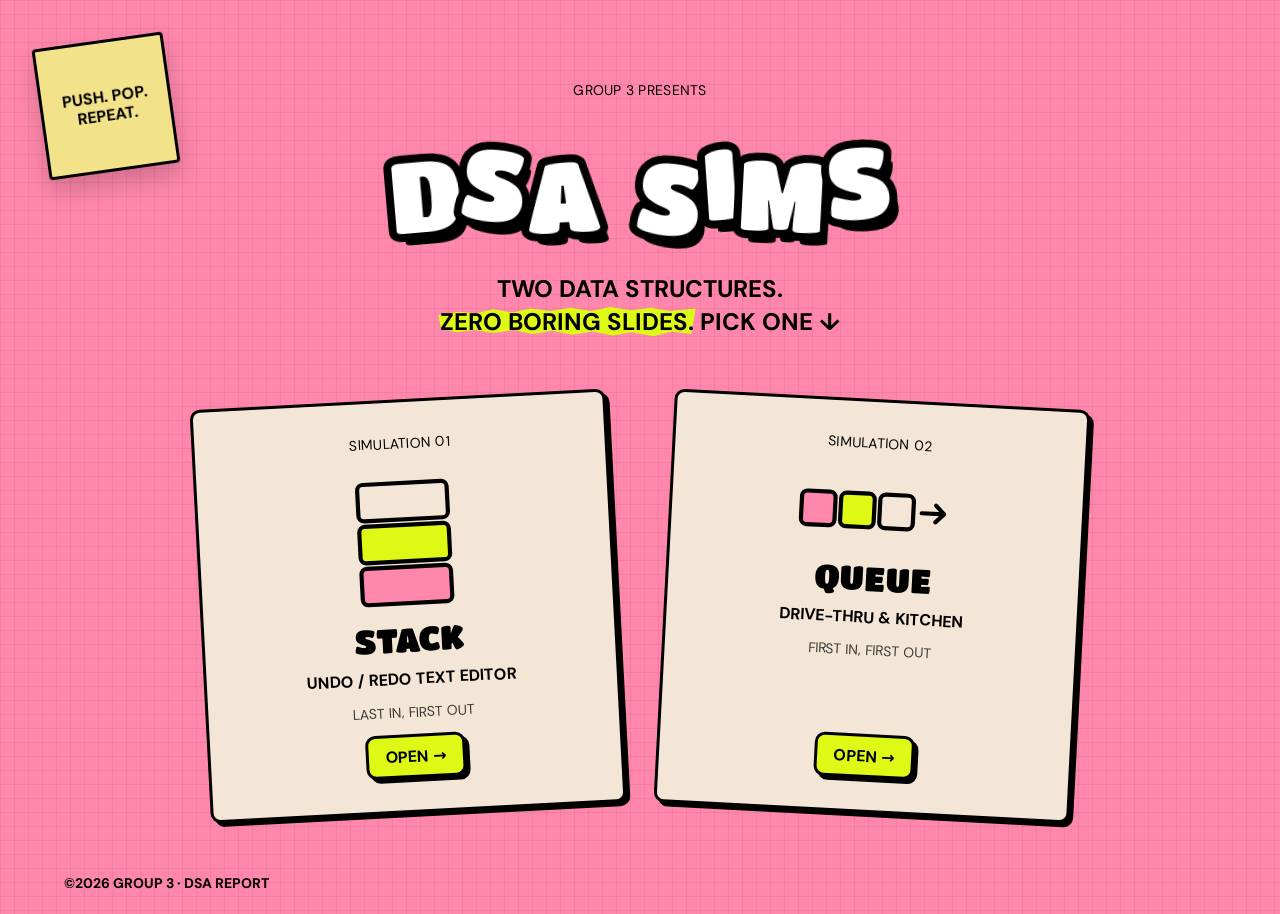
<file: index.html>
<!DOCTYPE html>
<html lang="en">
<head>
  <meta charset="utf-8">
  <meta name="viewport" content="width=device-width, initial-scale=1, viewport-fit=cover">
  <meta name="theme-color" content="#FF87AB">
  <title>Interactive Stack &amp; Queue Simulations | DSA SIMS</title>
  <meta name="description" content="Explore two interactive data structure simulations: use a stack to undo and redo text edits, then manage a FIFO queue in a drive-thru with a cooking kitchen.">
  <meta name="robots" content="index, follow">
  <link rel="canonical" href="https://dsa-reporting-g3-program-simulation.vercel.app/">
  <meta property="og:type" content="website">
  <meta property="og:title" content="Interactive Stack &amp; Queue Simulations | DSA SIMS">
  <meta property="og:description" content="Explore two interactive data structure simulations: use a stack to undo and redo text edits, then manage a FIFO queue in a drive-thru with a cooking kitchen.">
  <meta property="og:url" content="https://dsa-reporting-g3-program-simulation.vercel.app/">
  <meta name="twitter:card" content="summary">
  <meta name="twitter:title" content="Interactive Stack &amp; Queue Simulations | DSA SIMS">
  <meta name="twitter:description" content="Explore two interactive data structure simulations: use a stack to undo and redo text edits, then manage a FIFO queue in a drive-thru with a cooking kitchen.">
  <meta name="twitter:url" content="https://dsa-reporting-g3-program-simulation.vercel.app/">
  <link rel="icon" href="assets/favicon.svg" type="image/svg+xml">

  <link rel="preload" as="font" type="font/woff2" crossorigin href="assets/fonts/dm-sans-latin.woff2">
  <link rel="preload" as="font" type="font/woff2" crossorigin href="assets/fonts/titan-one-latin.woff2">

  <link rel="stylesheet" href="assets/theme.css">
  <link rel="stylesheet" href="assets/landing.css">
  <script src="assets/sw-register.js" defer></script>
</head>
<body class="page-landing pattern-squares">
  <div class="note" aria-hidden="true">
    <span>PUSH. POP.</span>
    <span>REPEAT.</span>
  </div>

  <main class="cover">
    <p class="eyebrow cover__eyebrow">GROUP 3 PRESENTS</p>

    <h1 class="cover__title" aria-label="DSA SIMS">
      <span class="wordmark">
        <span class="wordmark__l" aria-hidden="true" style="--r:-5deg;--y:.06em">D</span>
        <span class="wordmark__l" aria-hidden="true" style="--r:4deg;--y:-.05em">S</span>
        <span class="wordmark__l" aria-hidden="true" style="--r:-3deg;--y:.07em">A</span>
        <span class="wordmark__gap" aria-hidden="true"></span>
        <span class="wordmark__l" aria-hidden="true" style="--r:5deg;--y:.09em">S</span>
        <span class="wordmark__l" aria-hidden="true" style="--r:-4deg;--y:-.06em">I</span>
        <span class="wordmark__l" aria-hidden="true" style="--r:3deg;--y:.06em">M</span>
        <span class="wordmark__l" aria-hidden="true" style="--r:-6deg;--y:-.07em">S</span>
      </span>
    </h1>

    <p class="tagline cover__tagline">
      TWO DATA STRUCTURES. <span class="text-highlight">ZERO BORING SLIDES.</span> PICK ONE ↓
    </p>

    <ul class="sim-list">
      <li class="sim-list__item">
        <a class="card sim-card" href="stack/index.html" style="--tilt:-3deg">
          <p class="eyebrow sim-card__eyebrow">SIMULATION 01</p>
          <svg class="sim-card__art" viewBox="0 0 120 104" aria-hidden="true" focusable="false">
            <rect x="28" y="12" width="64" height="26" rx="4" fill="var(--cream)" stroke="var(--black)" stroke-width="3"></rect>
            <rect x="28" y="42" width="64" height="26" rx="4" fill="var(--lime)" stroke="var(--black)" stroke-width="3"></rect>
            <rect x="28" y="72" width="64" height="26" rx="4" fill="var(--pink)" stroke="var(--black)" stroke-width="3"></rect>
          </svg>
          <h2 class="h3 sim-card__title">STACK</h2>
          <p class="sim-card__sub">UNDO / REDO TEXT EDITOR</p>
          <p class="sim-card__meta">LAST IN, FIRST OUT</p>
          <span class="btn sim-card__cta">OPEN →</span>
        </a>
      </li>
      <li class="sim-list__item">
        <a class="card sim-card" href="queue/index.html" style="--tilt:3deg">
          <p class="eyebrow sim-card__eyebrow">SIMULATION 02</p>
          <svg class="sim-card__art" viewBox="0 0 120 60" aria-hidden="true" focusable="false">
            <rect x="6" y="20" width="24" height="24" rx="4" fill="var(--pink)" stroke="var(--black)" stroke-width="3"></rect>
            <rect x="34" y="20" width="24" height="24" rx="4" fill="var(--lime)" stroke="var(--black)" stroke-width="3"></rect>
            <rect x="62" y="20" width="24" height="24" rx="4" fill="var(--cream)" stroke="var(--black)" stroke-width="3"></rect>
            <path d="M92 32h16m-6-6 6 6-6 6" fill="none" stroke="var(--black)" stroke-width="3" stroke-linecap="round" stroke-linejoin="round"></path>
          </svg>
          <h2 class="h3 sim-card__title">QUEUE</h2>
          <p class="sim-card__sub">DRIVE-THRU &amp; KITCHEN</p>
          <p class="sim-card__meta">FIRST IN, FIRST OUT</p>
          <span class="btn sim-card__cta">OPEN →</span>
        </a>
      </li>
    </ul>
  </main>

  <footer class="site-footer">
    <p class="site-footer__copy">©2026 GROUP 3 · DSA REPORT</p>
    <span id="offline-pill" class="offline-pill">✓ OFFLINE READY</span>
  </footer>
</body>
</html>
</file>
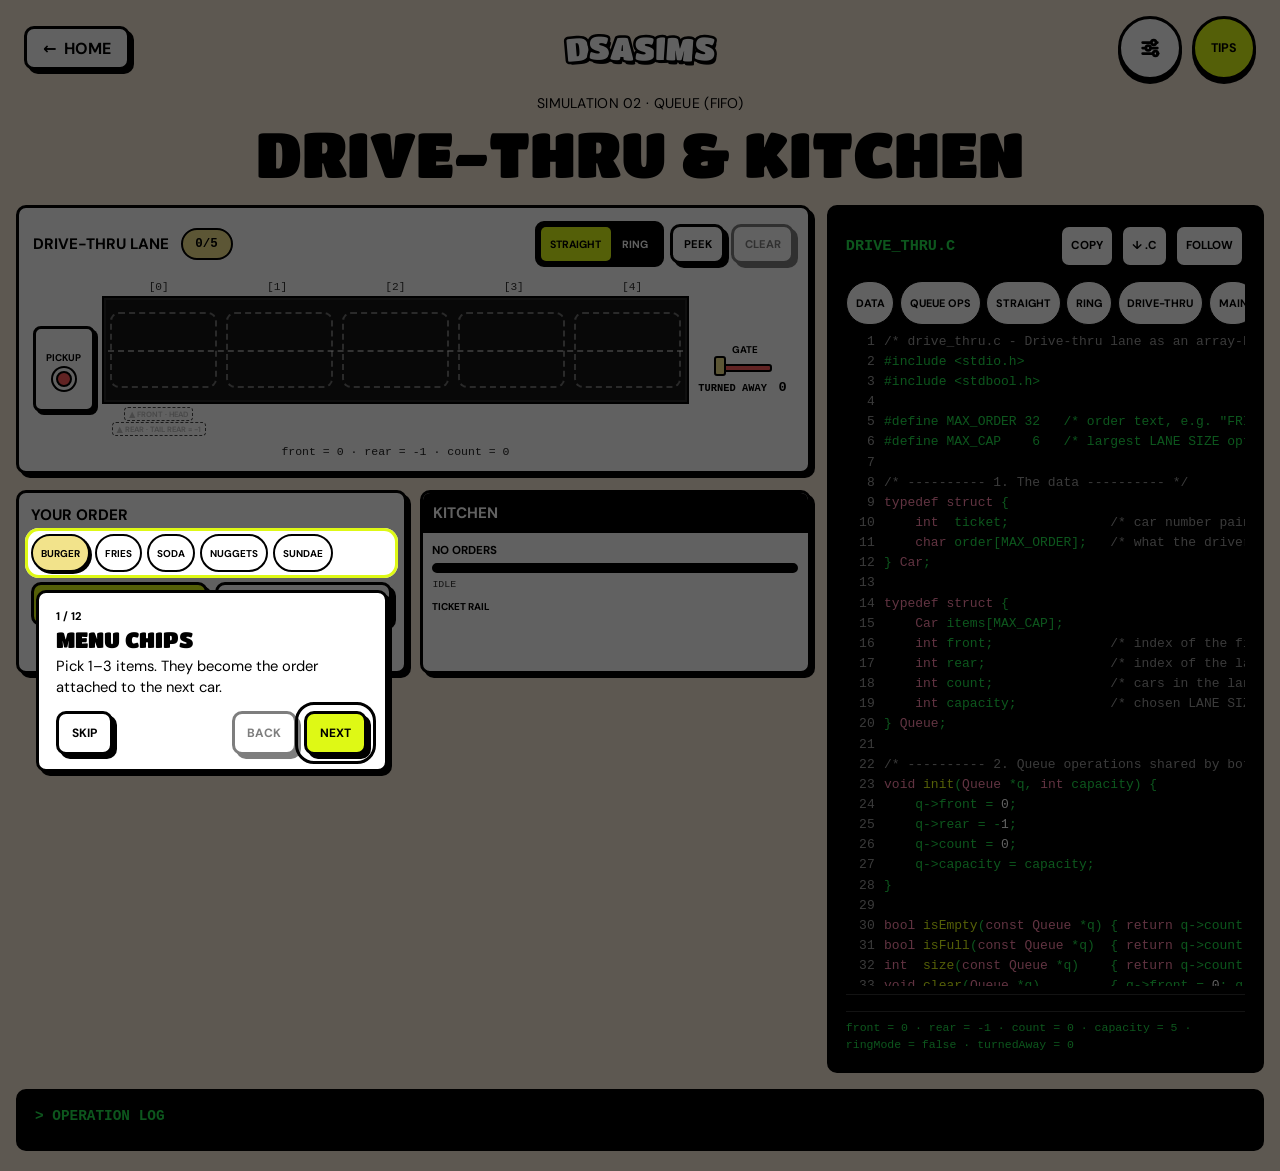
<file: queue/index.html>
<!doctype html>
<html lang="en">
  <head>
    <meta charset="utf-8">
    <meta name="viewport" content="width=device-width, initial-scale=1, viewport-fit=cover, interactive-widget=resizes-content">
    <title>Queue FIFO Drive-Thru &amp; Kitchen Simulation | DSA SIMS</title>
    <meta name="description" content="Run a FIFO drive-thru queue: add cars, cook orders, serve the front, and compare straight and ring lanes with live C code traces.">
    <meta name="robots" content="index, follow">
    <link rel="canonical" href="https://dsa-reporting-g3-program-simulation.vercel.app/queue/">
    <meta property="og:type" content="website">
    <meta property="og:title" content="Queue FIFO Drive-Thru &amp; Kitchen Simulation | DSA SIMS">
    <meta property="og:description" content="Run a FIFO drive-thru queue: add cars, cook orders, serve the front, and compare straight and ring lanes with live C code traces.">
    <meta property="og:url" content="https://dsa-reporting-g3-program-simulation.vercel.app/queue/">
    <meta name="twitter:card" content="summary">
    <meta name="twitter:title" content="Queue FIFO Drive-Thru &amp; Kitchen Simulation | DSA SIMS">
    <meta name="twitter:description" content="Run a FIFO drive-thru queue: add cars, cook orders, serve the front, and compare straight and ring lanes with live C code traces.">
    <meta name="twitter:url" content="https://dsa-reporting-g3-program-simulation.vercel.app/queue/">
    <meta name="theme-color" content="#F3E6D6">
    <link rel="icon" href="../assets/favicon.svg" type="image/svg+xml">
    <link rel="preload" href="../assets/fonts/dm-sans-latin.woff2" as="font" type="font/woff2" crossorigin>
    <link rel="preload" href="../assets/fonts/titan-one-latin.woff2" as="font" type="font/woff2" crossorigin>
    <link rel="stylesheet" href="../assets/theme.css">
    <link rel="stylesheet" href="../assets/sim.css">
    <link rel="stylesheet" href="style.css">
    <script defer src="../assets/sw-register.js"></script>
    <script defer src="queue.js"></script>
    <script defer src="drive-thru.js"></script>
    <script defer src="c-source.js"></script>
    <script defer src="../assets/code-panel.js"></script>
    <script defer src="../assets/tour.js"></script>
    <script defer src="app.js"></script>
  </head>
  <body class="page-queue">
    <header class="site-header">
      <a class="btn btn--white site-header__home" href="../index.html" aria-label="Home">← <span class="site-header__home-text">HOME</span></a>
      <a class="wordmark wordmark--small site-header__wordmark" href="../index.html" aria-label="DSA SIMS home"><span class="wordmark__l" style="--r:-5deg;--y:.02em">D</span><span class="wordmark__l" style="--r:-2deg;--y:-.01em">S</span><span class="wordmark__l" style="--r:2deg;--y:.02em">A</span><span class="wordmark__l wordmark__gap" style="--r:0deg"> </span><span class="wordmark__l" style="--r:-3deg;--y:.02em">S</span><span class="wordmark__l" style="--r:1deg;--y:-.01em">I</span><span class="wordmark__l" style="--r:4deg;--y:.02em">M</span><span class="wordmark__l" style="--r:2deg">S</span></a>
      <div class="site-header__actions">
        <details id="settings" class="settings">
          <summary class="btn btn-round settings__toggle" title="Settings">
            <svg viewBox="0 0 24 24" width="22" height="22" fill="none" stroke="currentColor" stroke-width="3" stroke-linecap="round" aria-hidden="true"><path d="M4 6h9M19 6h1M4 12h3M13 12h7M4 18h11M21 18h-1"/><circle cx="16" cy="6" r="2.5"/><circle cx="10" cy="12" r="2.5"/><circle cx="18" cy="18" r="2.5"/></svg>
            <span class="visually-hidden">SETTINGS</span>
          </summary>
          <div class="settings__body queue-settings">
            <label class="settings__capacity" for="lane-size">LANE SIZE
              <select id="lane-size">
                <option value="3">3</option><option value="4">4</option><option value="5" selected>5</option><option value="6">6</option>
              </select>
            </label>
            <fieldset class="pills">
              <legend>COOK TIME</legend>
              <label><input type="radio" name="cook-time" value="0"><span>OFF</span></label>
              <label><input type="radio" name="cook-time" value="1500" checked><span>1.5 S</span></label>
              <label><input type="radio" name="cook-time" value="3000"><span>3 S</span></label>
            </fieldset>
            <fieldset class="pills">
              <legend>CALLOUTS</legend>
              <label><input type="radio" name="callouts" value="on" checked><span>ON</span></label>
              <label><input type="radio" name="callouts" value="off"><span>OFF</span></label>
            </fieldset>
          </div>
        </details>
        <button id="tour-start" type="button" class="btn btn-round" aria-haspopup="dialog" title="Show me around">TIPS</button>
      </div>
      <p class="eyebrow site-header__eyebrow">SIMULATION 02 · QUEUE (FIFO)</p>
      <h1 class="h2 site-header__title">DRIVE-THRU &amp; KITCHEN</h1>
    </header>

    <main class="queue-layout">
      <section class="queue-stage" aria-label="Drive-thru simulation">
        <section id="lane-panel" class="lane-panel" aria-label="Drive-thru lane">
          <header class="lane-panel__header">
            <div class="lane-heading"><h2>DRIVE-THRU LANE</h2><span id="lane-size-readout" class="lane-size">0/5</span></div>
            <div class="lane-controls">
              <div class="lane-toggle" role="group" aria-label="Lane mode">
                <button id="mode-straight" type="button" aria-pressed="true">STRAIGHT</button>
                <button id="mode-ring" type="button" aria-pressed="false">RING</button>
              </div>
              <button id="btn-peek" type="button" class="btn btn--white">PEEK</button>
              <button id="btn-clear" type="button" class="btn btn--white">CLEAR</button>
            </div>
          </header>
          <span id="full-stamp" class="stamp full-stamp" hidden>FULL</span>
          <div class="lane-scene">
            <div class="pickup-booth" aria-label="Pickup window">
              <span class="booth-window">PICKUP</span>
              <span id="pickup-light" class="pickup-light" aria-label="Kitchen status: idle"></span>
            </div>
            <div id="straight-lane" class="straight-lane">
              <div id="straight-indices" class="straight-indices" aria-hidden="true"></div>
              <div class="asphalt straight-asphalt"><div class="lane-dashes" aria-hidden="true"></div><div id="straight-track" class="straight-track" role="group" aria-label="Straight lane slots"></div></div>
              <div id="straight-pointers" class="straight-pointers" aria-hidden="true"></div>
              <p id="straight-watch" class="lane-watch"></p>
            </div>
            <div id="ring-lane" class="ring-lane" hidden>
              <div class="asphalt ring-asphalt"><div id="ring-track" class="ring-track" role="group" aria-label="Circular lane slots"></div>
                <div class="ring-center"><span id="ring-watch"></span><span id="ring-formula" class="ring-formula" hidden></span></div>
              </div>
            </div>
            <div class="entry-gate" aria-label="Entry gate">
              <span class="gate-sign">GATE</span><span class="gate-arm" aria-hidden="true"></span>
              <span id="turned-away" class="turned-away">TURNED AWAY <b>0</b></span>
            </div>
          </div>
          <div id="lane-status" class="lane-status" aria-live="polite"></div>
          <div id="overflow-stamp" class="stamp event-stamp" hidden>QUEUE OVERFLOW</div>
          <div id="no-cutting" class="stamp event-stamp no-cutting" hidden>NO CUTTING</div>
          <span id="wrap-badge" class="wrap-badge" hidden>WRAP</span>
        </section>

        <div class="queue-lower">
          <section class="order-panel" aria-label="Order and controls">
            <h2>YOUR ORDER</h2>
            <div id="menu-chips" class="menu-chips" role="group" aria-label="Choose up to three menu items">
              <button type="button" class="menu-chip" data-order="BURGER" aria-pressed="true">BURGER</button>
              <button type="button" class="menu-chip" data-order="FRIES" aria-pressed="false">FRIES</button>
              <button type="button" class="menu-chip" data-order="SODA" aria-pressed="false">SODA</button>
              <button type="button" class="menu-chip" data-order="NUGGETS" aria-pressed="false">NUGGETS</button>
              <button type="button" class="menu-chip" data-order="SUNDAE" aria-pressed="false">SUNDAE</button>
            </div>
            <div class="order-actions">
              <button id="btn-arrive" type="button" class="btn">ARRIVE</button>
              <button id="btn-serve" type="button" class="btn btn--white">SERVE</button>
              <button id="btn-peek-mobile" type="button" class="btn btn--white mobile-peek">PEEK</button>
            </div>
          </section>

          <section id="kitchen" class="kitchen" aria-label="Kitchen" aria-live="polite">
            <header class="kitchen__header"><h2>KITCHEN</h2><span id="kitchen-state" class="ready-pill" hidden>READY ✓</span></header>
            <div class="kitchen__body">
              <div class="cook-card">
                <p id="now-cooking" class="now-cooking">NO ORDERS</p>
                <div class="cook-progress" aria-hidden="true"><span id="cook-progress-fill"></span></div>
                <p id="cook-status" class="cook-status">IDLE</p>
              </div>
              <div class="ticket-section"><h3>TICKET RAIL</h3><ol id="ticket-rail" class="ticket-rail" aria-label="Orders front to rear"></ol></div>
            </div>
          </section>
        </div>
        <div id="bubble" class="bubble queue-toast" role="status" aria-live="polite" hidden><p class="bubble__text"></p></div>
      </section>

      <section class="queue-panels" data-tab="code">
        <div class="tabs" role="tablist" aria-label="Code and log">
          <button id="tab-code" type="button" role="tab" aria-selected="true" aria-controls="code-panel">C CODE</button>
          <button id="tab-log" type="button" role="tab" aria-selected="false" aria-controls="log-panel">LOG</button>
        </div>
        <section id="code-panel" class="code-panel terminal" role="tabpanel" aria-labelledby="tab-code"></section>
        <section id="log-panel" class="log-panel terminal" role="tabpanel" aria-labelledby="tab-log">
          <h2 class="log-panel__title">&gt; OPERATION LOG</h2>
          <ol id="log" class="log"></ol>
        </section>
      </section>
    </main>

    <div class="mobile-action-spacer" aria-hidden="true"></div>
  </body>
</html>
</file>
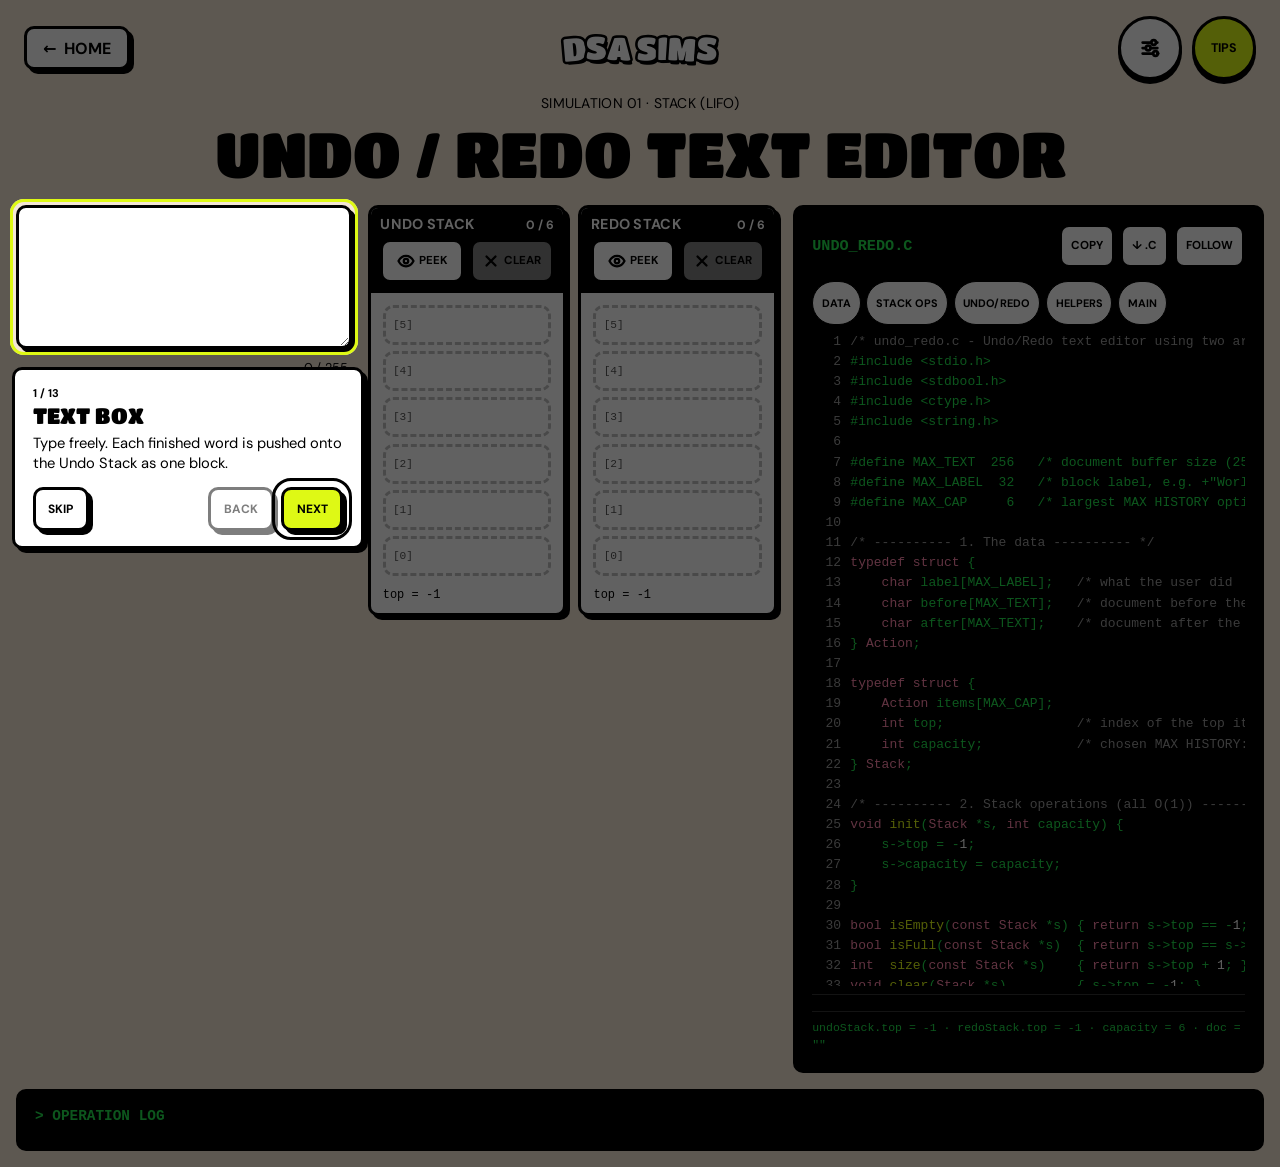
<file: stack/index.html>
<!doctype html>
<html lang="en">
  <head>
    <meta charset="utf-8">
    <meta name="viewport" content="width=device-width, initial-scale=1, viewport-fit=cover, interactive-widget=resizes-content">
    <title>Stack Undo/Redo Text Editor Simulation | DSA SIMS</title>
    <meta name="description" content="Try a stack-based text editor: type, undo, and redo changes to see last-in, first-out operations and their C code trace in action.">
    <meta name="robots" content="index, follow">
    <link rel="canonical" href="https://dsa-reporting-g3-program-simulation.vercel.app/stack/">
    <meta property="og:type" content="website">
    <meta property="og:title" content="Stack Undo/Redo Text Editor Simulation | DSA SIMS">
    <meta property="og:description" content="Try a stack-based text editor: type, undo, and redo changes to see last-in, first-out operations and their C code trace in action.">
    <meta property="og:url" content="https://dsa-reporting-g3-program-simulation.vercel.app/stack/">
    <meta name="twitter:card" content="summary">
    <meta name="twitter:title" content="Stack Undo/Redo Text Editor Simulation | DSA SIMS">
    <meta name="twitter:description" content="Try a stack-based text editor: type, undo, and redo changes to see last-in, first-out operations and their C code trace in action.">
    <meta name="twitter:url" content="https://dsa-reporting-g3-program-simulation.vercel.app/stack/">
    <meta name="theme-color" content="#F3E6D6">
    <link rel="icon" href="../assets/favicon.svg" type="image/svg+xml">
    <link rel="preload" href="../assets/fonts/dm-sans-latin.woff2" as="font" type="font/woff2" crossorigin>
    <link rel="preload" href="../assets/fonts/titan-one-latin.woff2" as="font" type="font/woff2" crossorigin>
    <link rel="stylesheet" href="../assets/theme.css">
    <link rel="stylesheet" href="../assets/sim.css">
    <link rel="stylesheet" href="style.css">
    <script defer src="../assets/sw-register.js"></script>
    <script defer src="c-source.js"></script>
    <script defer src="stack.js"></script>
    <script defer src="history.js"></script>
    <script defer src="../assets/code-panel.js"></script>
    <script defer src="../assets/tour.js"></script>
    <script defer src="editor.js"></script>
  </head>
  <body class="page-stack">
    <header class="site-header">
      <a id="home-link" class="btn btn--white site-header__home" href="../index.html" aria-label="Home">← <span class="site-header__home-text">HOME</span></a>
      <a class="wordmark wordmark--small site-header__wordmark" href="../index.html" aria-label="DSA SIMS home"><span class="wordmark__l" style="--r:-5deg;--y:.02em">D</span><span class="wordmark__l" style="--r:-2deg;--y:-.01em">S</span><span class="wordmark__l" style="--r:2deg;--y:.02em">A</span><span class="wordmark__l wordmark__gap" style="--r:0deg"> </span><span class="wordmark__l" style="--r:-3deg;--y:.02em">S</span><span class="wordmark__l" style="--r:1deg;--y:-.01em">I</span><span class="wordmark__l" style="--r:4deg;--y:.02em">M</span><span class="wordmark__l" style="--r:2deg">S</span></a>
      <div class="site-header__actions">
        <details id="settings" class="settings">
          <summary class="btn btn-round settings__toggle" title="Settings">
            <svg viewBox="0 0 24 24" width="22" height="22" fill="none" stroke="currentColor" stroke-width="3" stroke-linecap="round" aria-hidden="true"><path d="M4 6h9M19 6h1M4 12h3M13 12h7M4 18h11M21 18h-1"/><circle cx="16" cy="6" r="2.5"/><circle cx="10" cy="12" r="2.5"/><circle cx="18" cy="18" r="2.5"/></svg>
            <span class="visually-hidden">SETTINGS</span>
          </summary>
          <div class="settings__body">
            <fieldset class="pills">
              <legend>GRANULARITY</legend>
              <label><input type="radio" name="granularity" value="word" checked><span>WORD</span></label>
              <label><input type="radio" name="granularity" value="keystroke"><span>KEYSTROKE</span></label>
            </fieldset>
            <fieldset class="pills">
              <legend>CALLOUTS</legend>
              <label><input type="radio" name="callouts" value="on" checked><span>ON</span></label>
              <label><input type="radio" name="callouts" value="off"><span>OFF</span></label>
            </fieldset>
            <label class="settings__capacity" for="max-history">MAX HISTORY
              <select id="max-history">
                <option>3</option>
                <option>4</option>
                <option>5</option>
                <option selected>6</option>
              </select>
            </label>
          </div>
        </details>
        <button id="tour-start" type="button" class="btn btn-round" aria-haspopup="dialog" title="Show me around">TIPS</button>
      </div>
      <p class="eyebrow site-header__eyebrow">SIMULATION 01 · STACK (LIFO)</p>
      <h1 class="h2 site-header__title">UNDO / REDO TEXT EDITOR</h1>
    </header>

    <main class="sim">
      <section class="sim__editor" aria-label="Text editor controls">
        <label class="visually-hidden" for="editor">Document</label>
        <textarea id="editor" maxlength="255" spellcheck="false" autocomplete="off" aria-label="Document"></textarea>
        <p id="doc-count" class="eyebrow">0 / 255</p>

        <div id="controls" class="controls">
          <input id="word-input" type="text" maxlength="255" placeholder="word..." autocomplete="off" enterkeyhint="done" aria-label="Word to type">
          <button id="btn-type" type="button" class="btn">
            <svg viewBox="0 0 24 24" width="18" height="18" fill="none" stroke="currentColor" stroke-width="3" stroke-linecap="round" stroke-linejoin="round" aria-hidden="true"><path d="M5 12h14M13 5l7 7-7 7"/></svg>TYPE
          </button>
          <button id="btn-delete" type="button" class="btn btn--white">
            <svg viewBox="0 0 24 24" width="18" height="18" fill="none" stroke="currentColor" stroke-width="3" stroke-linecap="round" stroke-linejoin="round" aria-hidden="true"><path d="M4 7h16M10 11v6m4-6v6M6 7l1 13h10l1-13M9 7V4h6v3"/></svg>DELETE
          </button>
          <button id="btn-undo" type="button" class="btn btn--white">
            <svg viewBox="0 0 24 24" width="18" height="18" fill="none" stroke="currentColor" stroke-width="3" stroke-linecap="round" stroke-linejoin="round" aria-hidden="true"><path d="M9 14 4 9l5-5M5 9h8a7 7 0 0 1 0 14h-2"/></svg>UNDO
          </button>
          <button id="btn-redo" type="button" class="btn btn--white">
            <svg viewBox="0 0 24 24" width="18" height="18" fill="none" stroke="currentColor" stroke-width="3" stroke-linecap="round" stroke-linejoin="round" aria-hidden="true"><path d="m15 14 5-5-5-5m4 5h-8a7 7 0 0 0 0 14h2"/></svg>REDO
          </button>
        </div>
        <div id="bubble" class="bubble" role="status" aria-live="polite" hidden><p class="bubble__text"></p></div>
      </section>

      <section class="sim__stacks" aria-label="Undo and redo stacks">
        <div id="banner" class="banner" role="status" hidden></div>
        <section id="undo-stack" class="stack stack--undo" data-stack="undo" data-cap="6" aria-label="Undo stack">
          <header class="stack__header">
            <h2 class="stack__title">UNDO STACK</h2>
            <span class="stack__size">0 / 6</span>
            <div class="stack__actions">
              <button type="button" class="btn btn--white btn-peek" data-stack="undo">
                <svg viewBox="0 0 24 24" width="18" height="18" fill="none" stroke="currentColor" stroke-width="3" stroke-linecap="round" stroke-linejoin="round" aria-hidden="true"><path d="M2 12s3.5-7 10-7 10 7 10 7-3.5 7-10 7S2 12 2 12Z"/><circle cx="12" cy="12" r="3"/></svg>PEEK
              </button>
              <button type="button" class="btn btn--white btn-clear" data-stack="undo" title="Clear the undo stack">
                <svg viewBox="0 0 24 24" width="18" height="18" fill="none" stroke="currentColor" stroke-width="3" stroke-linecap="round" aria-hidden="true"><path d="M6 6l12 12M18 6 6 18"/></svg>CLEAR
              </button>
            </div>
          </header>
          <span class="stamp stack__stamp" hidden>FULL</span>
          <ol class="stack__well" aria-live="polite"></ol>
          <p class="stack__top">top = -1</p>
        </section>
        <section id="redo-stack" class="stack stack--redo" data-stack="redo" data-cap="6" aria-label="Redo stack">
          <header class="stack__header">
            <h2 class="stack__title">REDO STACK</h2>
            <span class="stack__size">0 / 6</span>
            <div class="stack__actions">
              <button type="button" class="btn btn--white btn-peek" data-stack="redo">
                <svg viewBox="0 0 24 24" width="18" height="18" fill="none" stroke="currentColor" stroke-width="3" stroke-linecap="round" stroke-linejoin="round" aria-hidden="true"><path d="M2 12s3.5-7 10-7 10 7 10 7-3.5 7-10 7S2 12 2 12Z"/><circle cx="12" cy="12" r="3"/></svg>PEEK
              </button>
              <button type="button" class="btn btn--white btn-clear" data-stack="redo" title="Clear the redo stack">
                <svg viewBox="0 0 24 24" width="18" height="18" fill="none" stroke="currentColor" stroke-width="3" stroke-linecap="round" aria-hidden="true"><path d="M6 6l12 12M18 6 6 18"/></svg>CLEAR
              </button>
            </div>
          </header>
          <span class="stamp stack__stamp" hidden>FULL</span>
          <ol class="stack__well" aria-live="polite"></ol>
          <p class="stack__top">top = -1</p>
        </section>
      </section>

      <section class="sim__panels" data-tab="code">
        <div class="tabs" role="tablist" aria-label="Code and log">
          <button id="tab-code" type="button" role="tab" aria-selected="true" aria-controls="code-panel">C CODE</button>
          <button id="tab-log" type="button" role="tab" aria-selected="false" aria-controls="log-panel">LOG</button>
        </div>
        <section id="code-panel" class="code-panel terminal" role="tabpanel" aria-labelledby="tab-code"></section>
        <section id="log-panel" class="log-panel terminal" role="tabpanel" aria-labelledby="tab-log">
          <h2 class="log-panel__title">&gt; OPERATION LOG</h2>
          <ol id="log" class="log"></ol>
        </section>
      </section>
    </main>
  </body>
</html>
</file>
<file: assets/theme.css>
/* Self-hosted typefaces and metric-matched local fallbacks. */
@font-face {
  font-family: "DM Sans";
  src: url("fonts/dm-sans-latin.woff2") format("woff2");
  font-style: normal;
  font-weight: 400 800;
  font-display: swap;
}

@font-face {
  font-family: "Titan One";
  src: url("fonts/titan-one-latin.woff2") format("woff2");
  font-style: normal;
  font-weight: 400;
  font-display: swap;
}

@font-face {
  font-family: "DM Sans Fallback";
  src: local("Arial");
  size-adjust: 104.5%;
  ascent-override: 94.9%;
  descent-override: 29.7%;
  line-gap-override: 0%;
}

@font-face {
  font-family: "Titan One Fallback";
  src: local("Arial Black"), local("Arial");
  size-adjust: 100%;
}

/* Shared color, shape, shadow, easing, and type tokens. */
:root {
  --pink: #FF87AB;
  --cream: #F3E6D6;
  --lime: #DEF915;
  --black: #000;
  --white: #fff;
  --term-green: #22E34D;
  --red: #FF5C5C;
  --note: #F2E38B;
  --gray-com: #9A9A9A;

  --border: 3px solid #000;
  --radius: 10px;
  --radius-bubble: 1.25rem;
  --shadow: 4px 4px 0 #000;
  --shadow-hover: 2px 2px 0 #000;
  --ease-out: cubic-bezier(.16, 1, .3, 1);
  --ease-expo: cubic-bezier(.19, 1, .22, 1);

  --font-body: "DM Sans", "DM Sans Fallback", system-ui, sans-serif;
  --font-display: "Titan One", "Titan One Fallback", sans-serif;
  --font-mono: ui-monospace, "Cascadia Mono", Consolas, "Courier New", monospace;
}

/* Shared document defaults and visible keyboard focus. */
*,
*::before,
*::after {
  box-sizing: border-box;
}

body {
  margin: 0;
  color: var(--black);
  font-family: var(--font-body);
  font-size: 1rem;
  text-transform: uppercase;
}

p {
  line-height: 1.4;
}

::selection {
  background: #000;
  color: #fff;
}

:focus-visible {
  outline: 3px solid #000;
  outline-offset: 6px;
}

textarea,
input,
select,
code,
pre,
kbd {
  text-transform: none;
}

textarea,
input {
  font-size: max(16px, 1rem);
}

/* Display headings and compact eyebrow labels. */
.h1,
h1 {
  font-size: clamp(3.5rem, 2.6rem + 4.5vw, 8rem);
}

.h2,
h2 {
  font-size: clamp(2rem, 1.35rem + 3.25vw, 5.25rem);
}

.h3,
h3 {
  font-size: clamp(1.5rem, 1.3rem + 1vw, 2.5rem);
}

.h1,
.h2,
.h3,
h1,
h2,
h3 {
  margin: 0;
  font-family: var(--font-display);
  font-weight: 400;
  line-height: .98;
  text-transform: uppercase;
}

.eyebrow {
  font-size: .875rem;
  letter-spacing: .02em;
  text-transform: uppercase;
}

/* Sticker-like buttons with clear hover, press, and disabled states. */
.btn {
  display: inline-flex;
  min-width: 44px;
  min-height: 44px;
  align-items: center;
  justify-content: center;
  gap: .5rem;
  padding: .5rem 1rem;
  border: var(--border);
  border-radius: var(--radius);
  background: var(--lime);
  box-shadow: var(--shadow);
  color: var(--black);
  font-family: var(--font-body);
  font-weight: 700;
  text-align: center;
  text-decoration: none;
  text-transform: uppercase;
  cursor: pointer;
  transition: transform .1s ease-out, box-shadow .1s ease-out;
}

.btn:hover:not(:disabled):not([aria-disabled="true"]) {
  transform: translate(2px, 2px);
  box-shadow: var(--shadow-hover);
}

.btn:active:not(:disabled):not([aria-disabled="true"]) {
  transform: translate(4px, 4px);
  box-shadow: none;
}

.btn:disabled,
.btn[aria-disabled="true"] {
  transform: none;
  opacity: .5;
  cursor: not-allowed;
}

.btn--white {
  background: var(--white);
}

.btn-round {
  width: 4rem;
  height: 4rem;
  padding: 0;
  border-radius: 50%;
  box-shadow: 0 4px 0 #000;
}

.btn-round:hover:not(:disabled):not([aria-disabled="true"]) {
  transform: translateY(2px);
  box-shadow: 0 2px 0 #000;
}

.btn-round:active:not(:disabled):not([aria-disabled="true"]) {
  transform: translateY(4px);
  box-shadow: none;
}

.btn-round[aria-pressed="false"] {
  background: var(--white);
}

/* Cream sticker card with an optional playful tilt. */
.card {
  padding: 2rem;
  border: var(--border);
  border-radius: var(--radius);
  background: var(--cream);
  box-shadow: var(--shadow);
  transform: rotate(var(--tilt, 0deg));
}

/* Speech bubble with a separately outlined triangular tail. */
.bubble {
  position: relative;
  padding: 1rem 2rem;
  border: var(--border);
  border-radius: var(--radius-bubble);
  background: var(--white);
  line-height: 1.4;
}

.bubble::before,
.bubble::after {
  position: absolute;
  left: 1.5rem;
  width: 0;
  height: 0;
  content: "";
}

.bubble::before {
  bottom: -1.25rem;
  border-top: 1.1rem solid #000;
  border-right: 1.1rem solid transparent;
}

.bubble::after {
  bottom: -.91rem;
  left: calc(1.5rem + 3px);
  border-top: calc(1.1rem - 3px) solid #fff;
  border-right: calc(1.1rem - 3px) solid transparent;
}

.bubble--tail-top::before {
  top: -1.25rem;
  bottom: auto;
  border-top: 0;
  border-right: 1.1rem solid transparent;
  border-bottom: 1.1rem solid #000;
}

.bubble--tail-top::after {
  top: -.91rem;
  bottom: auto;
  border-top: 0;
  border-right: calc(1.1rem - 3px) solid transparent;
  border-bottom: calc(1.1rem - 3px) solid #fff;
}

/* Lime brush swipe revealed by toggling .is-revealed. */
.text-highlight {
  position: relative;
  z-index: 0;
  display: inline-block;
}

.text-highlight::after {
  position: absolute;
  z-index: -1;
  inset: -.1em -.2em;
  background: url("data:image/svg+xml,%3Csvg xmlns='http://www.w3.org/2000/svg' viewBox='0 0 300 48' preserveAspectRatio='none'%3E%3Cpath fill='%23DEF915' d='M4 15 28 11 47 13 66 8 88 12 109 7 131 10 154 6 177 10 199 5 222 9 245 6 267 10 296 7 291 39 269 36 248 42 224 37 202 41 179 36 156 40 133 35 111 39 89 34 67 38 45 34 25 37 7 32Z'/%3E%3C/svg%3E") center / 100% 100% no-repeat;
  clip-path: inset(0 100% 0 0);
  content: "";
}

.text-highlight.is-revealed::after {
  clip-path: inset(0 0 0 0);
  transition: clip-path .6s var(--ease-out);
}

/* Red, tilted classification sticker. */
.stamp {
  padding: .2em .5em;
  border: 3px solid var(--red);
  border-radius: 8px;
  color: var(--red);
  font-family: var(--font-display);
  text-transform: uppercase;
  opacity: .9;
  pointer-events: none;
  transform: rotate(-8deg);
}

/* Shared terminal treatment and error color. */
.terminal {
  padding: 1rem;
  border: var(--border);
  border-radius: var(--radius);
  background: #000;
  color: var(--term-green);
  font-family: var(--font-mono);
  font-size: .875rem;
  line-height: 1.45;
  text-transform: none;
}

.terminal :focus-visible {
  outline-color: var(--lime);
}

.terminal .is-error {
  color: var(--red);
}

/* Outlined wordmark with a hard black extrusion. */
.wordmark {
  display: inline-flex;
  color: #fff;
  font-family: var(--font-display);
  font-size: clamp(3.5rem, 2.6rem + 4.5vw, 8rem);
  font-weight: 400;
  line-height: 1;
  text-decoration: none;
  text-transform: uppercase;
}

.wordmark,
.wordmark__l {
  -webkit-text-stroke: .16em #000;
  paint-order: stroke fill;
  text-shadow: .04em .06em 0 #000, .08em .12em 0 #000;
}

.wordmark__l {
  display: inline-block;
  transform: rotate(var(--r, 0deg)) translateY(var(--y, 0));
}

.wordmark--small {
  font-size: 2rem;
}

@supports not (paint-order: stroke) {
  .wordmark,
  .wordmark__l {
    text-shadow:
      -.16em -.16em 0 #000,
      0 -.16em 0 #000,
      .16em -.16em 0 #000,
      .16em 0 0 #000,
      .16em .16em 0 #000,
      0 .16em 0 #000,
      -.16em .16em 0 #000,
      -.16em 0 0 #000,
      .04em .06em 0 #000,
      .08em .12em 0 #000;
  }
}

/* Reusable accessibility and decorative background utilities. */
.visually-hidden {
  position: absolute !important;
  width: 1px;
  height: 1px;
  padding: 0;
  overflow: hidden;
  clip: rect(0, 0, 0, 0);
  white-space: nowrap;
  border: 0;
}

.pattern-squares {
  background-image:
    linear-gradient(90deg, rgb(0 0 0 / 6%) 1px, transparent 1px),
    linear-gradient(rgb(0 0 0 / 6%) 1px, transparent 1px);
  background-size: 14px 14px;
}

/* Compact body type on narrow viewports. */
@media (max-width: 767px) {
  body {
    font-size: .875rem;
  }
}

/* Respect reduced-motion preferences throughout shared components. */
@media (prefers-reduced-motion: reduce) {
  *,
  *::before,
  *::after {
    transition-duration: .01ms !important;
    animation-duration: .01ms !important;
  }
}
</file>
<file: assets/landing.css>
/* Landing page: cover layout, decorative note, simulation cards, entrance. */
.page-landing {
  position: relative;
  display: flex;
  min-height: 100vh;
  min-height: 100svh;
  flex-direction: column;
  background-color: var(--pink);
  overflow-x: hidden;
  text-align: center;
}

/* Decorative sticky note, hidden on small screens. */
.note {
  position: absolute;
  top: clamp(1rem, 4vw, 2.5rem);
  left: clamp(1rem, 4vw, 2.5rem);
  z-index: 2;
  display: flex;
  width: clamp(92px, 12vw, 132px);
  aspect-ratio: 1 / 1;
  flex-direction: column;
  align-items: center;
  justify-content: center;
  gap: .1em;
  padding: 1rem;
  border: var(--border);
  border-radius: 4px;
  background: var(--note);
  color: var(--black);
  font-weight: 700;
  line-height: 1.1;
  box-shadow: 0 12px 24px rgba(0, 0, 0, .18);
  transform: rotate(-8deg);
  pointer-events: none;
}

/* Centered cover column. */
.cover {
  display: flex;
  width: 100%;
  flex: 1;
  flex-direction: column;
  align-items: center;
  justify-content: center;
  gap: clamp(1.25rem, 3vw, 2.25rem);
  padding: clamp(3rem, 9vh, 6rem) clamp(1.25rem, 5vw, 4rem) clamp(2rem, 5vh, 3.5rem);
}

.cover__eyebrow {
  margin: 0;
}

.cover__title {
  display: block;
}

/* The wordmark's inter-word gap (flex items drop whitespace). */
.wordmark__gap {
  display: inline-block;
  width: .4em;
  flex: none;
}

.tagline {
  max-width: 34ch;
  margin: 0;
  font-size: clamp(1rem, .6rem + 1.4vw, 1.5rem);
  font-weight: 700;
  line-height: 1.4;
  text-wrap: balance;
}

/* Simulation cards. */
.sim-list {
  display: grid;
  width: 100%;
  max-width: 880px;
  margin: clamp(.5rem, 2vw, 1.5rem) 0 0;
  padding: 0;
  grid-template-columns: repeat(2, minmax(0, 1fr));
  gap: clamp(1.5rem, 4vw, 3rem);
  list-style: none;
}

.sim-list__item {
  display: flex;
  animation: card-rise .32s var(--ease-out) .6s both;
}

.sim-list__item:nth-child(2) {
  animation-delay: .66s;
}

.sim-card {
  position: relative;
  display: flex;
  width: 100%;
  height: 100%;
  flex-direction: column;
  align-items: center;
  gap: .75rem;
  color: var(--black);
  text-decoration: none;
  transition: transform .2s var(--ease-out), box-shadow .2s var(--ease-out);
}

.sim-card:hover,
.sim-card:focus-visible {
  transform: rotate(0deg) translate(-2px, -2px);
  box-shadow: 6px 6px 0 #000;
}

.sim-card.is-soon {
  opacity: .7;
  cursor: not-allowed;
}

.sim-card.is-soon:hover,
.sim-card.is-soon:focus-visible {
  transform: rotate(var(--tilt, 0deg));
  box-shadow: var(--shadow);
}

.sim-card__eyebrow,
.sim-card__title,
.sim-card__sub,
.sim-card__meta {
  margin: 0;
}

.sim-card__art {
  display: block;
  width: min(58%, 168px);
  height: auto;
}

.sim-card__sub {
  font-weight: 700;
}

.sim-card__meta {
  font-size: .875rem;
  opacity: .75;
}

.sim-card__cta {
  margin-top: auto;
}

.sim-card__stamp {
  position: static;
  align-self: center;
  margin-top: .75rem;
  background: rgba(243, 230, 214, .85);
  font-size: clamp(1rem, 2.4vw, 1.5rem);
}

/* Footer with the offline indicator. */
.site-footer {
  display: flex;
  flex-wrap: wrap;
  align-items: center;
  justify-content: space-between;
  gap: .75rem 1.5rem;
  padding: 1rem clamp(1.25rem, 5vw, 4rem) calc(1.25rem + env(safe-area-inset-bottom, 0px));
  font-size: .875rem;
}

.site-footer__copy {
  margin: 0;
  font-weight: 700;
}

.offline-pill {
  display: none;
  align-items: center;
  gap: .35rem;
  padding: .3rem .85rem;
  border: var(--border);
  border-radius: 999px;
  background: var(--white);
  font-size: .75rem;
  font-weight: 700;
  letter-spacing: .02em;
}

html[data-offline="ready"] .offline-pill {
  display: inline-flex;
}

/* Entrance: wordmark letters pop, highlighter swipes, cards rise. */
@keyframes letter-pop {
  from {
    opacity: 0;
    transform: rotate(var(--r, 0deg)) translateY(var(--y, 0)) scale(.6);
  }
  to {
    opacity: 1;
    transform: rotate(var(--r, 0deg)) translateY(var(--y, 0)) scale(1);
  }
}

@keyframes highlight-swipe {
  from {
    clip-path: inset(0 100% 0 0);
  }
  to {
    clip-path: inset(0 0 0 0);
  }
}

@keyframes card-rise {
  from {
    opacity: 0;
    transform: translateY(24px);
  }
  to {
    opacity: 1;
    transform: translateY(0);
  }
}

.wordmark__l {
  animation: letter-pop .45s var(--ease-out) both;
}

.wordmark__l:nth-child(1) {
  animation-delay: 0ms;
}

.wordmark__l:nth-child(2) {
  animation-delay: 40ms;
}

.wordmark__l:nth-child(3) {
  animation-delay: 80ms;
}

.wordmark__l:nth-child(5) {
  animation-delay: 160ms;
}

.wordmark__l:nth-child(6) {
  animation-delay: 200ms;
}

.wordmark__l:nth-child(7) {
  animation-delay: 240ms;
}

.wordmark__l:nth-child(8) {
  animation-delay: 280ms;
}

.page-landing .text-highlight::after {
  animation: highlight-swipe .4s var(--ease-out) .5s both;
}

/* Tablet and below: cards stack and drop the tilt. */
@media (max-width: 767px) {
  .sim-list {
    max-width: 420px;
    grid-template-columns: 1fr;
  }

  .sim-card {
    transform: none;
  }

  .sim-card:hover,
  .sim-card:focus-visible {
    transform: translate(-2px, -2px);
  }

  .sim-card.is-soon:hover,
  .sim-card.is-soon:focus-visible {
    transform: none;
  }
}

/* Keep the wordmark inside 320px-wide screens. */
@media (max-width: 480px) {
  .cover__title .wordmark {
    font-size: clamp(2.5rem, 15vw, 3.5rem);
  }
}

@media (max-width: 575px) {
  .note {
    display: none;
  }
}

@media (prefers-reduced-motion: reduce) {
  .sim-list__item,
  .wordmark__l,
  .page-landing .text-highlight::after {
    animation: none;
  }

  .page-landing .text-highlight::after {
    clip-path: inset(0 0 0 0);
  }
}
</file>
<file: assets/sim.css>
/* Shared simulation header, settings, tour, toast, code panel, tabs, and log. */
.site-header {
  position: relative;
  display: grid;
  grid-template-columns: 1fr auto 1fr;
  grid-template-areas: "home logo tips" "eyebrow eyebrow eyebrow" "title title title";
  align-items: center;
  justify-items: center;
  gap: .55rem 1rem;
  padding: 1rem 1.5rem 1.25rem;
  text-align: center;
}

.site-header__home { grid-area: home; justify-self: start; }

.site-header__wordmark { grid-area: logo; }

.site-header__actions { grid-area: tips; justify-self: end; display: flex; align-items: center; gap: .6rem; }

.site-header__actions .btn-round { font-size: .78rem; }

.site-header__eyebrow { grid-area: eyebrow; margin: .35rem 0 0; }

.site-header__title { grid-area: title; max-width: 100%; }

.settings { position: relative; }

.settings > summary { list-style: none; background: var(--white); }

.settings > summary::-webkit-details-marker { display: none; }

.settings[open] > summary { background: var(--lime); }

.settings__body {
  position: absolute;
  top: calc(100% + .75rem);
  right: 0;
  z-index: 40;
  display: grid;
  gap: .9rem;
  width: max-content;
  max-width: min(20rem, calc(100vw - 1.5rem));
  padding: 1rem 1.1rem;
  border: var(--border);
  border-radius: var(--radius);
  background: var(--white);
  box-shadow: var(--shadow);
  text-align: left;
}

.pills {
  display: flex;
  flex-wrap: wrap;
  align-items: center;
  gap: .35rem;
  min-width: 0;
  margin: 0;
  padding: 0;
  border: 0;
}

.pills legend { width: 100%; margin-bottom: .3rem; font-size: .75rem; font-weight: 700; }

.pills label { position: relative; cursor: pointer; }

.pills input { position: absolute; width: 1px; height: 1px; opacity: 0; }

.pills label span {
  display: inline-flex;
  min-height: 44px;
  align-items: center;
  justify-content: center;
  padding: .4rem .65rem;
  border: 2px solid #000;
  border-radius: 7px;
  background: var(--white);
  font-size: .78rem;
  font-weight: 700;
}

.pills input:checked + span { background: var(--lime); }

.pills input:focus-visible + span { outline: 3px solid #000; outline-offset: 3px; }

.tour { position: fixed; inset: 0; z-index: 100; }

.tour[hidden] { display: none; }

.tour__spot {
  position: fixed;
  border: 3px solid var(--lime);
  border-radius: 14px;
  box-shadow: 0 0 0 9999px rgba(0, 0, 0, .62);
  pointer-events: none;
  transition: top .3s var(--ease-out), left .3s var(--ease-out), width .3s var(--ease-out), height .3s var(--ease-out);
}

.tour__card {
  position: fixed;
  width: min(22rem, calc(100vw - 1.5rem));
  padding: 1rem 1.1rem .9rem;
  border: var(--border);
  border-radius: var(--radius);
  background: var(--white);
  box-shadow: var(--shadow);
  transition: top .3s var(--ease-out), left .3s var(--ease-out);
}

.tour__step { margin: 0 0 .25rem; font-size: .7rem; font-weight: 700; }

.tour__title { margin: 0 0 .35rem; font: 400 1.35rem/1 var(--font-display); }

.tour__text { margin: 0 0 .85rem; font-size: .92rem; line-height: 1.4; text-transform: none; }

.tour__actions { display: flex; align-items: center; gap: .45rem; }

.tour__actions .btn { min-height: 44px; padding: .35rem .8rem; font-size: .75rem; }

.tour__skip { margin-right: auto; }

@media (max-width: 767px) {
.tour__card { padding: .75rem .85rem .7rem; }

.tour__title { font-size: 1.15rem; }

.tour__text { margin-bottom: .6rem; font-size: .85rem; }
}

@media (prefers-reduced-motion: reduce) {
.tour__spot, .tour__card { transition: none; }
}

.settings__capacity { display: grid; gap: .3rem; font-size: .75rem; font-weight: 700; }

.settings__capacity select {
  min-height: 44px;
  padding: .35rem 1.8rem .35rem .55rem;
  border: var(--border);
  border-radius: 7px;
  background: var(--white);
  color: var(--black);
  font: 700 .9rem var(--font-body);
}

#bubble {
  position: relative;
  margin-top: 1rem;
  opacity: 0;
  transform: translateY(.5rem);
  transition: opacity .2s var(--ease-out), transform .2s var(--ease-out);
}

#bubble, #bubble .bubble__text { text-transform: none; }

#bubble[hidden] { display: none; }

#bubble.is-visible { opacity: 1; transform: translateY(0); }

#bubble p { margin: 0; }

.tabs { display: none; }

.code-panel {
  grid-area: code;
  display: flex;
  flex-direction: column;
  min-width: 0;
  min-height: 20rem;
  overflow: hidden;
}

.code-panel__header { display: flex; flex-wrap: wrap; align-items: center; justify-content: space-between; gap: .5rem; }

.code-panel__title { margin: 0; color: var(--term-green); font: 700 .95rem var(--font-mono); }

.code-panel__actions { display: flex; flex-wrap: wrap; gap: .35rem; }

.code-panel__actions .btn { min-height: 44px; min-width: 44px; padding: .3rem .55rem; font-size: .72rem; }

.code-panel__follow[aria-pressed="false"] { opacity: .65; }

.code-panel__sections { display: flex; flex-shrink: 0; gap: .35rem; overflow-x: auto; padding: .8rem 0 .45rem; scrollbar-width: thin; }

.code-panel__section {
  flex: 0 0 auto;
  min-height: 44px;
  padding: .3rem .55rem;
  border: 1px solid #000;
  border-radius: 999px;
  background: #fff;
  color: #000;
  font: 700 .68rem var(--font-body);
  text-transform: uppercase;
  cursor: pointer;
}

.code-panel__section:hover, .code-panel__section[aria-current="true"] { background: var(--lime); color: var(--black); }

.code-panel__scroll { flex: 1 1 auto; min-width: 0; overflow: auto; overscroll-behavior: contain; }

.code { margin: 0; padding: 0; white-space: pre; font: 13px/1.55 var(--font-mono); }

.code code { display: block; min-width: max-content; margin: 0; padding: 0; line-height: 1.55; text-transform: none; }

.code__line { position: relative; display: block; margin: 0; padding: 0 1rem 0 0; line-height: 1.55; }

.code__ln {
  position: sticky;
  left: 0;
  display: inline-block;
  width: 4.3ch;
  margin-right: .6ch;
  padding-right: .6ch;
  background: #000;
  color: var(--gray-com);
  text-align: right;
  user-select: none;
}

.code__src { white-space: pre; }

.code__line.is-exec { background: var(--lime); color: var(--black); }

.code__line.is-exec .code__ln { background: var(--lime); color: var(--black); }

.code__line.is-exec::before { position: sticky; left: 0; margin-left: -1.45rem; margin-right: .2rem; content: "▶"; color: var(--black); }

.code__line.is-ran { box-shadow: inset 3px 0 0 var(--lime); }

.code__line.is-fading { transition: box-shadow .6s ease-out; box-shadow: inset 0 0 0 transparent; }

.code__badge { display: inline-block; margin-left: .6rem; padding: 0 .35rem; border-radius: 999px; background: var(--lime); color: var(--black); font: 700 .7rem var(--font-mono); }

.tok-kw { color: var(--pink); }
.tok-fn { color: var(--lime); }
.tok-str { color: var(--cream); }
.tok-num { color: var(--white); }
.tok-pp { color: var(--term-green); }
.tok-com { color: var(--gray-com); }

.code__line.is-exec, .code__line.is-exec * { color: var(--black); }

.code-panel__calls, .code-panel__watch { flex: 0 0 auto; overflow-wrap: anywhere; margin: .5rem 0 0; padding-top: .5rem; border-top: 1px solid #333; color: var(--term-green); font: .72rem/1.45 var(--font-mono); text-transform: none; }

.code-panel__error { margin: .6rem 0 0; color: var(--red); font-weight: 700; }

.log-panel {
  grid-area: log;
  min-width: 0;
  max-height: 16rem;
  overflow: auto;
}

.log-panel__title { margin: 0 0 .5rem; font: 700 .9rem var(--font-mono); }

.log { display: flex; flex-direction: column; gap: .3rem; margin: 0; padding: 0; list-style: none; }

.log__line { color: var(--term-green); font: .8rem/1.45 var(--font-mono); text-transform: none; overflow-wrap: anywhere; }

.log__line.is-error { color: var(--red); }

@media (min-width: 1200px) {
.tabs { display: none; }

.code-panel { position: sticky; top: 1rem; height: calc(100svh - 2rem); }

.code-panel__scroll { min-height: 0; }

.log-panel { max-height: 12rem; }
}

@media (min-width: 768px) and (max-width: 1199px) {
.tabs { display: none; }

.code-panel { min-height: 34rem; }

.code-panel__scroll { max-height: 28rem; }
}

@media (max-width: 767px) {
.site-header { grid-template-columns: auto minmax(0, 1fr) auto; gap: .45rem .35rem; padding: .6rem .75rem .8rem; }

.site-header__wordmark { font-size: 1.65rem; }

.site-header .wordmark--small { display: inline-flex; align-items: center; min-height: 44px; }

.site-header__home { min-width: 44px; min-height: 44px; padding: .45rem .6rem; }

.site-header__home-text { position: absolute; width: 1px; height: 1px; padding: 0; margin: -1px; overflow: hidden; clip: rect(0, 0, 0, 0); white-space: nowrap; border: 0; }

.site-header__actions { gap: .4rem; }

.site-header__actions .btn-round { width: 2.9rem; height: 2.9rem; font-size: .62rem; }

.site-header .settings { position: static; }

.settings__body { top: 4.1rem; right: .75rem; left: .75rem; width: auto; max-width: none; }

.site-header__eyebrow { font-size: .72rem; }

.site-header__title { font-size: clamp(1.8rem, 7vw, 2.7rem); }

#bubble {
    position: fixed;
    z-index: 19;
    right: .75rem;
    bottom: calc(var(--bar-h, 132px) + .5rem);
    left: .75rem;
    max-height: 4.5rem;
    margin: 0 auto;
    padding: .65rem .9rem;
    overflow: hidden;
    line-height: 1.35;
  }

#bubble p { display: -webkit-box; overflow: hidden; -webkit-box-orient: vertical; -webkit-line-clamp: 2; }

.tabs {
    display: grid;
    grid-template-columns: 1fr 1fr;
    gap: 3px;
    padding: 3px;
    border: var(--border);
    border-radius: var(--radius);
    background: var(--black);
  }

.tabs button { min-height: 44px; border: 0; border-radius: 6px; background: var(--black); color: var(--white); font: 700 .85rem var(--font-body); cursor: pointer; }

.tabs button[aria-selected="true"] { background: var(--lime); color: var(--black); }

.code-panel { min-height: 0; }

.code-panel__header { align-items: flex-start; }

.code-panel__title { padding-top: .45rem; }

.code-panel__actions .btn { min-height: 44px; padding: .3rem .45rem; }

.code-panel__sections { padding-top: .65rem; }

.code-panel__scroll { height: 50svh; max-height: 50svh; }

.code { font-size: 12px; }

.code-panel__calls, .code-panel__watch { font-size: .68rem; }

.log-panel { max-height: 50svh; }
}

@media (max-width: 359px) {
.site-header { column-gap: .25rem; padding-inline: .5rem; }

.site-header__wordmark { font-size: 1.35rem; }

.site-header__actions { gap: .3rem; }

.site-header__actions .btn-round { width: 2.75rem; height: 2.75rem; font-size: .58rem; }
}

@media (max-width: 767px) and (max-height: 500px) {
#bubble { position: static; max-height: none; margin-top: .75rem; }
}
</file>
<file: queue/style.css>
body.page-queue {
  min-height: 100vh;
  overflow-x: clip;
  background: var(--cream);
}

.queue-layout {
  display: grid;
  grid-template-columns: minmax(0, 2fr) minmax(340px, 1.1fr);
  grid-template-areas: "stage code" "log log";
  align-items: start;
  gap: 1rem;
  width: min(100%, 1800px);
  margin: 0 auto;
  padding: 0 1rem 1.25rem;
}

.queue-layout > *, .queue-stage > *, .queue-panels > * { min-width: 0; }
.queue-stage { grid-area: stage; display: grid; gap: 1rem; }
.queue-panels { display: contents; }
.queue-panels .tabs { grid-area: tabs; }
.mobile-peek { display: none; }

.lane-panel {
  position: relative;
  min-width: 0;
  padding: .85rem;
  overflow: hidden;
  border: var(--border);
  border-radius: var(--radius);
  background: var(--white);
  box-shadow: var(--shadow);
}

.lane-panel__header { display: flex; flex-wrap: wrap; align-items: center; justify-content: space-between; gap: .6rem; margin-bottom: .85rem; }
.lane-heading { display: flex; align-items: center; gap: .75rem; min-width: 0; }
.lane-heading h2, .order-panel h2, .kitchen__header h2 { margin: 0; font: 700 .95rem var(--font-body); }
.lane-size { display: inline-flex; min-width: 3.25rem; min-height: 32px; align-items: center; justify-content: center; padding: .2rem .5rem; border: 2px solid #000; border-radius: 999px; background: var(--note); font: 700 .78rem var(--font-mono); }
.lane-controls { display: flex; flex-wrap: wrap; align-items: center; gap: .4rem; }
.lane-controls > .btn { min-height: 40px; padding: .3rem .65rem; font-size: .7rem; }
.lane-toggle { display: flex; gap: 2px; padding: 3px; border: var(--border); border-radius: 9px; background: #000; }
.lane-toggle button { min-height: 34px; padding: .25rem .6rem; border: 0; border-radius: 5px; background: #000; color: #fff; font: 700 .66rem var(--font-body); cursor: pointer; }
.lane-toggle button[aria-pressed="true"] { background: var(--lime); color: #000; }
.lane-toggle button:focus-visible { outline-color: var(--lime); }
.full-stamp { position: absolute; z-index: 4; top: 4.35rem; right: 1rem; display: block; font-size: 1.1rem; }
.full-stamp[hidden], .event-stamp[hidden], .wrap-badge[hidden] { display: none; }

.lane-scene {
  display: grid;
  grid-template-columns: 62px minmax(0, 1fr) 98px;
  align-items: center;
  gap: .45rem;
  min-width: 0;
}
.pickup-booth { position: relative; z-index: 1; display: grid; justify-items: center; gap: .45rem; align-content: center; min-height: 86px; padding: .4rem .15rem; border: var(--border); border-radius: 8px; background: #fff; box-shadow: 3px 3px 0 #000; text-align: center; }
.booth-window, .gate-sign { font: 700 .61rem var(--font-body); }
.pickup-light { width: 16px; height: 16px; border: 2px solid #000; border-radius: 50%; background: var(--red); box-shadow: 0 0 0 3px #fff, 0 0 0 5px #000; }
.pickup-light.is-ready { background: var(--lime); }
.entry-gate { position: relative; display: grid; justify-items: center; align-content: center; gap: .5rem; min-height: 90px; text-align: center; }
.gate-arm { position: relative; width: 54px; height: 8px; border: 2px solid #000; border-radius: 3px; background: var(--red); transform-origin: 5px 50%; transition: transform .25s ease-out; }
.gate-arm::before { position: absolute; top: -10px; left: -6px; width: 12px; height: 20px; border: 2px solid #000; border-radius: 3px; background: var(--note); content: ""; }
.gate-arm.is-open { transform: rotate(-38deg); }
.turned-away { color: #000; font: 700 .65rem/1.2 var(--font-mono); }
.turned-away b { display: inline-block; min-width: 1.4em; color: var(--red); font-size: .85rem; }
.turned-away.is-zero b { color: #000; }

.straight-lane { min-width: 0; }
#straight-lane[hidden], #ring-lane[hidden] { display: none; }
.straight-indices, .straight-track, .straight-pointers { display: grid; grid-template-columns: repeat(var(--capacity, 5), minmax(0, 1fr)); gap: .28rem; min-width: 0; }
.straight-indices { margin-bottom: .2rem; text-align: center; }
.straight-indices span { color: #333; font: .7rem var(--font-mono); }
.asphalt { position: relative; border: 2px solid #000; background-color: #171717; box-shadow: inset 0 0 0 2px rgb(255 255 255 / 8%); }
.straight-asphalt { min-height: 108px; overflow: hidden; }
.lane-dashes { position: absolute; top: 50%; right: .25rem; left: .25rem; height: 0; border-top: 2px dashed rgb(255 255 255 / 48%); }
.straight-track { position: relative; z-index: 1; min-height: 104px; align-items: center; padding: .25rem; }
.slot-cell { position: relative; display: flex; min-width: 0; min-height: 86px; align-items: center; justify-content: center; }
.slot-outline { position: absolute; inset: 5px 2px; border: 2px dashed rgb(255 255 255 / 38%); border-radius: 9px; pointer-events: none; }
.slot-number { position: absolute; top: -1.2rem; left: 50%; color: #fff; font: .64rem var(--font-mono); transform: translateX(-50%); }
.car-motion { position: relative; z-index: 1; width: 100%; min-width: 0; text-align: center; }
.car-button { display: flex; width: min(100%, 76px); min-width: 40px; min-height: 47px; flex-direction: column; align-items: center; justify-content: center; gap: 0; margin: 0 auto; padding: .16rem .2rem; border: 2px solid #000; border-radius: 12px 12px 9px 9px; box-shadow: 2px 3px 0 #000; color: #000; cursor: pointer; transition: filter .15s ease-out, outline-color .15s ease-out; }
.car-button:hover { filter: brightness(1.06); }
.car-button:focus-visible { outline-color: var(--lime); outline-offset: 2px; }
.car-button svg { display: block; width: 100%; max-width: 42px; height: 21px; }
.car-button .car-roof { font: 700 .68rem var(--font-mono); }
.car-order { display: block; max-width: 100%; margin-top: .2rem; overflow: hidden; color: #fff; font: .56rem/1.1 var(--font-body); text-overflow: ellipsis; white-space: nowrap; }
.car--pink { background: var(--pink); }
.car--lime { background: var(--lime); }
.car--note { background: var(--note); }
.car--white { background: var(--white); }
.straight-pointers { min-height: 31px; margin-top: .2rem; }
.pointer-cell { position: relative; min-width: 0; min-height: 30px; text-align: center; }
.pointer-tags { position: absolute; top: 0; left: 50%; display: flex; width: max-content; max-width: 100%; flex-direction: column; align-items: center; gap: 1px; transform: translateX(-50%); }
.pointer-tag { display: inline-flex; align-items: center; gap: .12rem; max-width: 100%; padding: .08rem .24rem; border: 1px solid #000; border-radius: 4px; color: #000; font: 700 .48rem/1.15 var(--font-body); white-space: nowrap; }
.pointer-tag::before { content: "▲"; font-size: .52rem; }
.pointer-tag--front { background: var(--lime); }
.pointer-tag--rear { background: var(--pink); }
.pointer-tag.is-ghost { border-style: dashed; background: transparent; color: #aaa; opacity: .72; }
.lane-watch { margin: .4rem 0 0; color: #242424; font: .72rem var(--font-mono); text-align: center; text-transform: none; }

.ring-lane { display: grid; place-items: center; min-width: 0; }
.ring-asphalt { position: relative; width: min(100%, 390px); aspect-ratio: 1; overflow: visible; border: 3px dashed rgb(255 255 255 / 60%); border-radius: 50%; background: radial-gradient(circle, #fff 0 25%, #171717 25.5% 100%); }
.ring-track { position: absolute; inset: 0; }
/* left/top are set per slot in app.js (points on a circle, radius 35% of the track). */
.ring-slot { position: absolute; width: clamp(54px, 15%, 76px); min-height: 64px; transform: translate(-50%, -50%); }
.ring-slot .slot-number { z-index: 2; top: -1.1rem; color: #fff; }
.ring-slot .slot-outline { inset: 0; border-color: rgb(255 255 255 / 38%); }
.ring-slot .car-order { display: none; }
.ring-slot .pointer-tags { z-index: 3; top: auto; bottom: -1.3rem; }
.ring-slot .pointer-tag { max-width: none; font-size: .5rem; }
.ring-slot .pointer-tags { max-width: none; }
.ring-center { position: absolute; z-index: 2; top: 50%; left: 50%; display: grid; width: 43%; min-height: 68px; place-content: center; gap: .2rem; padding: .35rem; border: 2px solid #000; border-radius: 8px; background: #fff; box-shadow: 3px 3px 0 #000; font: 700 .68rem/1.35 var(--font-mono); text-align: center; text-transform: none; transform: translate(-50%, -50%); }
.ring-formula { color: #714a00; font-size: .58rem; }
.ring-formula[hidden] { display: none; }
.lane-status { min-height: 0; }
.event-stamp { position: absolute; z-index: 5; top: 48%; left: 50%; display: block; padding: .2em .48em; background: var(--white); font-size: clamp(1.1rem, 2vw, 1.8rem); transform: translate(-50%, -50%) rotate(-8deg); }
.no-cutting { top: 50%; font-size: 1.2rem; }
.wrap-badge { position: absolute; z-index: 5; top: 50%; left: 50%; display: block; padding: .15rem .55rem; border: 2px solid #000; border-radius: 999px; background: var(--lime); box-shadow: 2px 2px 0 #000; font: 700 .7rem var(--font-body); transform: translate(-50%, -50%) rotate(-6deg); }
.lane-panel.is-shaking { animation: lane-shake .32s ease-in-out 2; }
.pickup-booth.is-wobbling { animation: booth-wobble .35s ease-in-out 2; }
.lane-panel.is-resetting { animation: lane-reset .45s ease-in-out; }
.car-button.is-peeking, .ticket.is-peeking { outline: 4px solid var(--lime); outline-offset: 2px; animation: car-peek .45s ease-in-out 3; }
.car-button.is-cutting { animation: car-shake .28s ease-in-out 2; }
.ticket.is-front { border-color: var(--lime); outline: 3px solid var(--lime); }

.queue-lower { display: grid; grid-template-columns: minmax(0, 1fr) minmax(0, 1fr); align-items: stretch; gap: .8rem; min-width: 0; }
.order-panel, .kitchen { min-width: 0; padding: .75rem; border: var(--border); border-radius: var(--radius); background: #fff; box-shadow: var(--shadow); }
.order-panel h2 { margin-bottom: .55rem; }
.menu-chips { display: flex; flex-wrap: wrap; gap: .32rem; min-width: 0; }
.menu-chip { min-height: 38px; padding: .3rem .5rem; border: 2px solid #000; border-radius: 999px; background: #fff; font: 700 .62rem var(--font-body); cursor: pointer; }
.menu-chip[aria-pressed="true"] { background: var(--note); box-shadow: 2px 2px 0 #000; }
.menu-chip:focus-visible { outline-offset: 2px; }
.menu-chip.is-shaking { animation: car-shake .28s ease-in-out 2; border-color: var(--red); }
.order-actions { display: grid; grid-template-columns: 1fr 1fr; gap: .45rem; margin-top: .65rem; }
.order-actions .btn { min-height: 44px; padding: .4rem .55rem; font-size: .75rem; }

.kitchen { padding: 0; overflow: hidden; }
.kitchen__header { display: flex; min-height: 40px; align-items: center; justify-content: space-between; gap: .5rem; padding: .45rem .65rem; background: #000; color: #fff; }
.kitchen__header h2 { color: #fff; }
.ready-pill { display: inline-flex; min-height: 28px; align-items: center; padding: .15rem .55rem; border: 1px solid #000; border-radius: 999px; background: var(--lime); color: #000; font: 700 .62rem var(--font-body); }
.ready-pill[hidden] { display: none; }
.kitchen__body { display: grid; gap: .55rem; padding: .6rem; }
.cook-card { display: grid; grid-template-columns: minmax(0, 1fr) auto; align-items: center; gap: .35rem .5rem; min-width: 0; }
.now-cooking { min-width: 0; margin: 0; overflow: hidden; font: 700 .72rem var(--font-body); text-overflow: ellipsis; white-space: nowrap; }
.cook-progress { grid-column: 1 / -1; height: 10px; overflow: hidden; border: 2px solid #000; border-radius: 999px; background: #000; }
.cook-progress span { display: block; width: 100%; height: 100%; background: var(--lime); transform: scaleX(0); transform-origin: left center; }
.cook-status { grid-column: 1 / -1; margin: 0; color: #333; font: .62rem var(--font-mono); }
.ticket-section h3 { margin: .1rem 0 .35rem; font: 700 .62rem var(--font-body); }
.ticket-rail { display: flex; min-height: 42px; gap: .35rem; margin: 0; padding: .2rem; overflow-x: auto; list-style: none; scrollbar-width: thin; }
.ticket { flex: 0 0 auto; min-width: 58px; padding: .3rem .45rem; border: 2px solid #000; border-radius: 4px; background: #fff2c7; box-shadow: 2px 2px 0 #000; font: 700 .6rem/1.2 var(--font-mono); text-align: center; }
.ticket small { display: block; margin-top: .12rem; font: .52rem var(--font-body); }

.queue-toast { max-width: 40rem; }
.queue-toast[hidden] { display: none; }
.queue-toast .bubble__text { font-size: .9rem; }
.queue-layout .code-panel { min-height: 30rem; }
.queue-layout .log-panel { max-height: 14rem; }
.queue-layout .code-panel__scroll { min-height: 0; }
.log__line.is-error { color: var(--red); }

@keyframes lane-shake { 25% { transform: translateX(-5px); } 75% { transform: translateX(5px); } }
@keyframes booth-wobble { 25% { transform: rotate(-7deg); } 75% { transform: rotate(7deg); } }
@keyframes lane-reset { 50% { opacity: .45; } }
@keyframes car-peek { 50% { transform: translateY(-5px); } }
@keyframes car-shake { 25% { transform: translateX(-4px); } 75% { transform: translateX(4px); } }

@media (min-width: 1200px) {
  .queue-layout { grid-template-columns: minmax(0, 2fr) minmax(365px, 1.1fr); }
  .queue-stage { align-self: start; }
  .queue-layout .code-panel { height: calc(100svh - 2rem); min-height: 0; }
  .queue-layout .code-panel__scroll { min-height: 0; }
  .queue-layout .log-panel { max-height: 12rem; }
}

@media (min-width: 768px) and (max-width: 1199px) {
  .queue-layout { grid-template-columns: minmax(0, 1fr); grid-template-areas: "stage" "code" "log"; }
  .queue-layout .code-panel { min-height: 0; }
  .queue-layout .code-panel__scroll { height: 60svh; max-height: 60svh; }
  .queue-layout .log-panel { max-height: 16rem; }
}

@media (max-width: 767px) {
  body.page-queue { padding-bottom: calc(128px + env(safe-area-inset-bottom)); }
  .queue-layout { display: flex; flex-direction: column; gap: .75rem; padding: 0 .65rem 1rem; }
  .queue-stage { gap: .75rem; width: 100%; }
  .lane-panel { padding: .55rem; }
  .lane-panel__header { align-items: flex-start; gap: .4rem; margin-bottom: .55rem; }
  .lane-heading { flex-wrap: wrap; gap: .3rem .45rem; }
  .lane-heading h2 { font-size: .82rem; }
  .lane-controls { justify-content: flex-end; gap: .25rem; }
  .lane-controls > .btn { min-width: 44px; min-height: 40px; padding: .25rem .45rem; font-size: .62rem; }
  .lane-toggle { gap: 1px; padding: 2px; }
  .lane-toggle button { min-height: 34px; padding: .2rem .36rem; font-size: .57rem; }
  .lane-scene { grid-template-columns: 1fr auto 1fr; grid-template-areas: "pickup . gate" "lane lane lane"; align-items: center; gap: .35rem; }
  .pickup-booth { grid-area: pickup; display: flex; min-height: 32px; justify-self: start; gap: .45rem; padding: .2rem .45rem; }
  .booth-window, .gate-sign { font-size: .56rem; }
  .pickup-light { width: 12px; height: 12px; }
  .entry-gate { grid-area: gate; display: flex; min-height: 32px; justify-self: end; flex-wrap: wrap; justify-content: flex-end; gap: .35rem; }
  .gate-arm { width: 32px; height: 6px; }
  .gate-arm::before { top: -7px; width: 9px; height: 16px; }
  .turned-away { font-size: .55rem; }
  .straight-lane, .ring-lane { grid-area: lane; width: 100%; }
  .straight-indices, .straight-track, .straight-pointers { gap: .12rem; }
  .straight-asphalt { min-height: 86px; }
  .straight-track { min-height: 82px; padding: .16rem; }
  .slot-cell { min-height: 72px; }
  .slot-outline { inset: 4px 1px; border-width: 1px; }
  .slot-number { top: -1rem; font-size: .58rem; }
  .car-button { width: min(100%, 56px); min-width: 38px; min-height: 42px; padding: .08rem; border-width: 2px; border-radius: 9px 9px 7px 7px; }
  .car-button svg { max-width: 35px; height: 18px; }
  .car-button .car-roof { font-size: .62rem; }
  .car-order { display: none; }
  .straight-pointers { min-height: 26px; margin-top: .1rem; }
  .pointer-cell { min-height: 26px; }
  .pointer-tags { gap: 1px; }
  .pointer-tag { gap: .08rem; padding: .04rem .12rem; font-size: .39rem; }
  .pointer-tag::before { font-size: .4rem; }
  .lane-watch { margin-top: .15rem; font-size: .61rem; }
  .ring-asphalt { width: min(calc(100vw - 32px), 340px); }
  .ring-slot { width: clamp(54px, 18%, 68px); min-height: 62px; }
  .ring-center { width: 45%; min-height: 56px; font-size: .6rem; }
  .ring-formula { font-size: .53rem; }
  .full-stamp { top: 3.6rem; right: .6rem; font-size: .85rem; }
  .queue-lower { display: block; }
  .order-panel { padding: 0; border: 0; background: transparent; box-shadow: none; }
  .order-panel h2 { position: absolute; width: 1px; height: 1px; overflow: hidden; clip: rect(0, 0, 0, 0); }
  .menu-chips { position: fixed; z-index: 30; right: 0; bottom: calc(62px + env(safe-area-inset-bottom)); left: 0; display: flex; flex-wrap: nowrap; gap: .35rem; min-height: 58px; align-items: center; padding: .45rem .55rem; overflow-x: auto; border-top: var(--border); background: var(--cream); scrollbar-width: none; }
  .menu-chips::-webkit-scrollbar { display: none; }
  .menu-chip { flex: 0 0 auto; min-height: 42px; padding-inline: .65rem; font-size: .62rem; }
  .order-actions { position: fixed; z-index: 31; right: 0; bottom: 0; left: 0; grid-template-columns: repeat(3, minmax(0, 1fr)); gap: .35rem; margin: 0; padding: .35rem .55rem calc(.35rem + env(safe-area-inset-bottom)); border-top: 2px solid #000; background: var(--cream); }
  .order-actions .btn { min-width: 0; min-height: 50px; padding: .3rem; font-size: .7rem; }
  .mobile-peek { display: inline-flex; }
  #btn-peek { display: none; }
  .kitchen { padding: 0; }
  .kitchen__header { min-height: 34px; padding: .35rem .55rem; }
  .kitchen__body { grid-template-columns: minmax(0, .9fr) minmax(0, 1.1fr); align-items: center; gap: .4rem; padding: .45rem; }
  .cook-card { grid-template-columns: 1fr auto; gap: .25rem; }
  .now-cooking { font-size: .64rem; }
  .cook-progress { height: 8px; }
  .cook-status { font-size: .55rem; }
  .ticket-section h3 { margin-bottom: .2rem; font-size: .55rem; }
  .ticket-rail { min-height: 34px; gap: .25rem; padding: .12rem; }
  .ticket { min-width: 50px; padding: .2rem .3rem; font-size: .55rem; }
  .ticket small { font-size: .47rem; }
  .queue-panels { display: flex; width: 100%; flex-direction: column; gap: .5rem; }
  .queue-panels[data-tab="code"] #log-panel, .queue-panels[data-tab="log"] #code-panel { display: none; }
  .queue-layout .code-panel { min-height: 0; }
  .queue-layout .code-panel__header { align-items: flex-start; }
  .queue-layout .code-panel__title { padding-top: .45rem; font-size: .83rem; }
  .queue-layout .code-panel__sections { padding-top: .5rem; }
  .queue-layout .code-panel__scroll { height: 48svh; max-height: 48svh; }
  .queue-layout .code { font-size: 11px; }
  .queue-layout .code-panel__calls, .queue-layout .code-panel__watch { font-size: .62rem; }
  .queue-layout .log-panel { max-height: 48svh; }
  .queue-toast { position: fixed; z-index: 29; right: .55rem; bottom: calc(124px + env(safe-area-inset-bottom)); left: .55rem; max-height: 4.8rem; margin: 0; padding: .55rem .75rem; overflow: hidden; line-height: 1.3; }
  .queue-toast .bubble__text { display: -webkit-box; overflow: hidden; font-size: .8rem; -webkit-box-orient: vertical; -webkit-line-clamp: 2; }
  .mobile-action-spacer { height: 1px; }
}

@media (max-width: 479px) {
  .queue-layout { padding-inline: .5rem; }
  .lane-panel { padding: .45rem; }
  .lane-controls { gap: .18rem; }
  .lane-controls > .btn { padding-inline: .35rem; }
  .lane-toggle button { padding-inline: .28rem; font-size: .53rem; }
  .lane-scene { grid-template-columns: 1fr 1fr; grid-template-areas: "pickup gate" "lane lane"; }
  .straight-indices, .straight-track, .straight-pointers { gap: .08rem; }
  .straight-track { padding-inline: .1rem; }
  .slot-cell { min-height: 66px; }
  .car-button { min-width: 34px; min-height: 39px; }
  .car-button svg { max-width: 29px; }
  .pointer-tag { padding-inline: .08rem; font-size: .35rem; }
  .pointer-tag::before { font-size: .35rem; }
  .lane-watch { font-size: .56rem; }
  .kitchen__body { grid-template-columns: 1fr; }
  .ticket-rail { max-width: 100%; }
}

@media (max-width: 767px) and (max-height: 500px) {
  body.page-queue { padding-bottom: 0; }
  .menu-chips, .order-actions { position: static; }
  .queue-toast { position: static; max-height: none; }
}

@media (prefers-reduced-motion: reduce) {
  *, *::before, *::after { scroll-behavior: auto !important; }
  .lane-panel.is-shaking, .pickup-booth.is-wobbling, .lane-panel.is-resetting,
  .car-button.is-peeking, .ticket.is-peeking, .car-button.is-cutting, .menu-chip.is-shaking { animation-duration: .01ms !important; }
}
</file>
<file: stack/style.css>
body.page-stack {
  min-height: 100vh;
  background: var(--cream);
  overflow-x: clip;
}

.wordmark__gap { width: .18em; }

.sim {
  display: grid;
  grid-template-columns: minmax(245px, .82fr) minmax(350px, 1fr) minmax(365px, 1.15fr);
  grid-template-areas: "editor stacks code" "log log log";
  align-items: start;
  gap: 1rem;
  width: min(100%, 1800px);
  margin: 0 auto;
  padding: 0 1rem 1rem;
}

.sim > *, .sim__panels > * { min-width: 0; }

.sim__editor { grid-area: editor; min-width: 0; }

#editor {
  display: block;
  width: 100%;
  min-width: 0;
  min-height: 9rem;
  resize: vertical;
  padding: .85rem;
  border: var(--border);
  border-radius: var(--radius);
  box-shadow: var(--shadow);
  background: var(--white);
  color: var(--black);
  font: 1.125rem/1.45 var(--font-mono);
  text-transform: none;
}

#doc-count { margin: .65rem .2rem 1rem; text-align: right; font-size: .8rem; }

.controls { display: flex; flex-wrap: wrap; align-items: stretch; gap: .5rem; min-width: 0; }

#word-input {
  flex: 1 1 100%;
  width: 1px;
  min-width: 0;
  min-height: 44px;
  padding: .5rem .7rem;
  border: var(--border);
  border-radius: var(--radius);
  background: var(--white);
  color: var(--black);
  font-family: var(--font-body);
}

.controls > button { flex: 1 1 auto; white-space: nowrap; }

.controls svg, .stack__actions svg { flex: 0 0 auto; }

#word-input.is-shaking { border-color: var(--red); }

.sim__stacks {
  position: relative;
  grid-area: stacks;
  display: grid;
  grid-template-columns: repeat(2, minmax(0, 1fr));
  align-items: stretch;
  gap: .75rem;
  min-width: 0;
}

.banner {
  grid-column: 1 / -1;
  padding: .5rem 1rem;
  border-radius: var(--radius);
  background: var(--black);
  color: var(--lime);
  font-weight: 700;
  text-align: center;
}

.banner[hidden] { display: none; }

.stack {
  position: relative;
  min-width: 0;
  overflow: hidden;
  border: var(--border);
  border-radius: var(--radius);
  box-shadow: var(--shadow);
  background: var(--white);
}

.stack__header {
  display: flex;
  flex-wrap: wrap;
  align-items: center;
  gap: .35rem .5rem;
  min-width: 0;
  padding: .6rem;
  background: var(--black);
  color: var(--white);
}

.stack__title {
  flex: 1 1 auto;
  min-width: 0;
  margin: 0;
  color: var(--white);
  font: 700 .9rem/1.1 var(--font-body);
  letter-spacing: .02em;
}

.stack__size { margin-left: auto; font-size: .76rem; font-weight: 700; white-space: nowrap; }

.stack__actions { display: grid; flex: 1 0 100%; grid-template-columns: 1fr 1fr; gap: .35rem; min-width: 0; }

.stack__actions .btn { min-width: 0; min-height: 44px; padding: .3rem .4rem; font-size: .72rem; gap: .25rem; }

.stack__stamp {
  position: absolute;
  z-index: 2;
  top: 3.7rem;
  right: .35rem;
  display: none;
  font-size: 1rem;
}

.stack.is-full .stack__stamp { display: block; }

.stack__well {
  display: flex;
  flex-direction: column-reverse;
  gap: .4rem;
  min-width: 0;
  min-height: 6rem;
  margin: 0;
  padding: .75rem;
  list-style: none;
}

.block, .slot { flex: 0 0 40px; height: 40px; min-width: 0; }

.block {
  display: flex;
  align-items: center;
  gap: .35rem;
  padding: .25rem .45rem;
  border: var(--border);
  border-radius: var(--radius);
  box-shadow: var(--shadow);
  color: var(--black);
  font-size: .8rem;
  transform-origin: center;
}

.block:nth-child(odd) { rotate: -1.5deg; }

.block:nth-child(even) { rotate: 1.5deg; }

.block.is-top { rotate: 0deg; }

.block--undo { background: var(--pink); }

.block--redo { background: var(--lime); }

.block__index { flex: 0 0 auto; font: .7rem var(--font-mono); }

.block__label { flex: 1 1 auto; min-width: 0; overflow: hidden; font: .82rem var(--font-mono); text-overflow: ellipsis; white-space: nowrap; text-transform: none; }

.block__tag {
  display: none;
  flex: 0 0 auto;
  padding: .18rem .35rem;
  border-radius: 999px;
  background: var(--black);
  color: var(--white);
  font-size: .62rem;
  font-weight: 700;
}

.block.is-top .block__tag { display: inline-block; }

.block.is-peek { outline: 6px solid var(--lime); outline-offset: 1px; }

.block--flying { position: fixed; z-index: 30; margin: 0; rotate: 0deg; pointer-events: none; }

.slot {
  display: flex;
  align-items: center;
  padding: .25rem .45rem;
  border: 3px dashed rgb(0 0 0 / 25%);
  border-radius: var(--radius);
  color: #555;
}

.slot .block__index { font: .7rem var(--font-mono); }

.stack__top { margin: 0; padding: 0 .75rem .65rem; font: .75rem var(--font-mono); text-transform: none; }

.sim__panels { grid-area: code; display: contents; min-width: 0; }

@media (min-width: 1200px) {
.sim__panels { display: contents; }

.controls { display: grid; grid-template-columns: repeat(2, minmax(0, 1fr)); }

#word-input { grid-column: 1 / -1; width: 100%; }

.controls > button { width: 100%; min-width: 0; }
}

@media (min-width: 768px) and (max-width: 1199px) {
.sim { grid-template-columns: minmax(0, 1fr) minmax(0, 1fr); grid-template-areas: "editor editor" "stacks code" "log log"; }

.sim__panels { display: contents; }

.controls { display: grid; grid-template-columns: repeat(4, minmax(0, 1fr)); }

#word-input { grid-column: 1 / -1; width: 100%; }

.controls > button { width: 100%; min-width: 0; }
}

@media (max-width: 767px) {
body.page-stack { padding-bottom: var(--bar-h, 132px); }

.sim { grid-template-columns: minmax(0, 1fr); grid-template-areas: "editor" "stacks" "code"; gap: .85rem; padding: 0 .75rem 1rem; }

#doc-count { margin-bottom: .75rem; }

.controls {
    position: fixed;
    z-index: 20;
    right: 0;
    bottom: 0;
    left: 0;
    display: grid;
    grid-template-columns: repeat(3, minmax(0, 1fr));
    grid-template-areas: "input input type" "delete undo redo";
    gap: .5rem;
    padding: .75rem .75rem calc(.75rem + env(safe-area-inset-bottom));
    border-top: var(--border);
    background: var(--cream);
  }

#word-input { grid-area: input; width: 100%; min-height: 44px; }

#btn-type { grid-area: type; }

#btn-delete { grid-area: delete; }

#btn-undo { grid-area: undo; }

#btn-redo { grid-area: redo; }

.controls > button { min-width: 0; min-height: 44px; padding-inline: .3rem; gap: .25rem; font-size: .78rem; }

.controls > button svg { width: 16px; height: 16px; }

.sim__stacks { gap: .5rem; margin-inline: -.75rem; padding-inline: .375rem; }

.stack__header { gap: .35rem; padding: .5rem; }

.stack__title { font-size: .8rem; }

.stack__size { font-size: .7rem; }

.stack__actions .btn { padding-inline: .25rem; font-size: .66rem; }

.stack__actions svg { display: none; }

.stack__well { gap: .35rem; padding: .55rem; }

.block, .slot { flex-basis: 40px; height: 40px; }

.block, .block:nth-child(odd), .block:nth-child(even), .block.is-top { rotate: 0deg; }

.block { gap: .2rem; padding-inline: .3rem; }

.block__index { font-size: .62rem; }

.block__label { font-size: .7rem; }

.block__tag { padding-inline: .25rem; font-size: .55rem; }

.sim__panels { display: flex; flex-direction: column; gap: .55rem; grid-area: code; }

.sim__panels[data-tab="code"] #log-panel, .sim__panels[data-tab="log"] #code-panel { display: none; }
}

@media (max-width: 767px) and (max-height: 500px) {
body.page-stack { padding-bottom: 0; }

.controls { position: static; }
}

@media (prefers-reduced-motion: reduce) {
*, *::before, *::after { transition-duration: .01ms !important; animation-duration: .01ms !important; }
}
</file>
